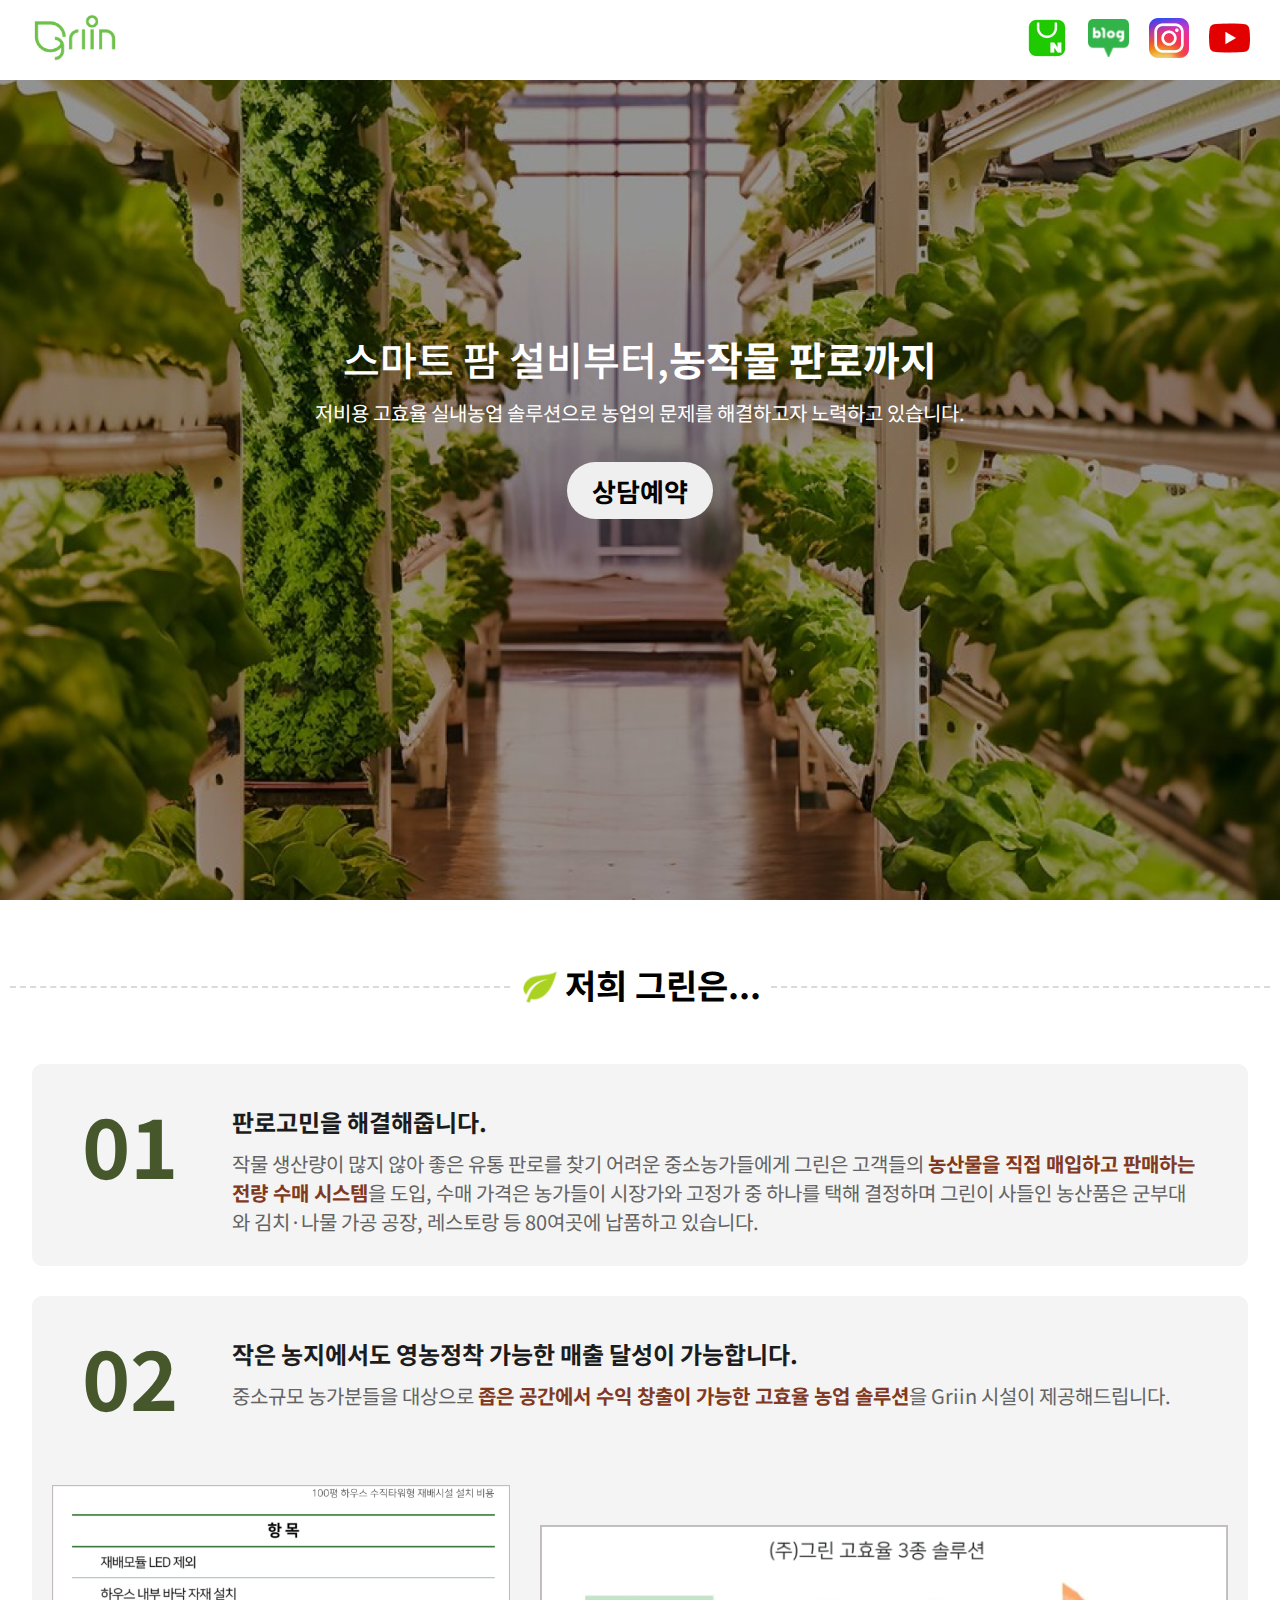
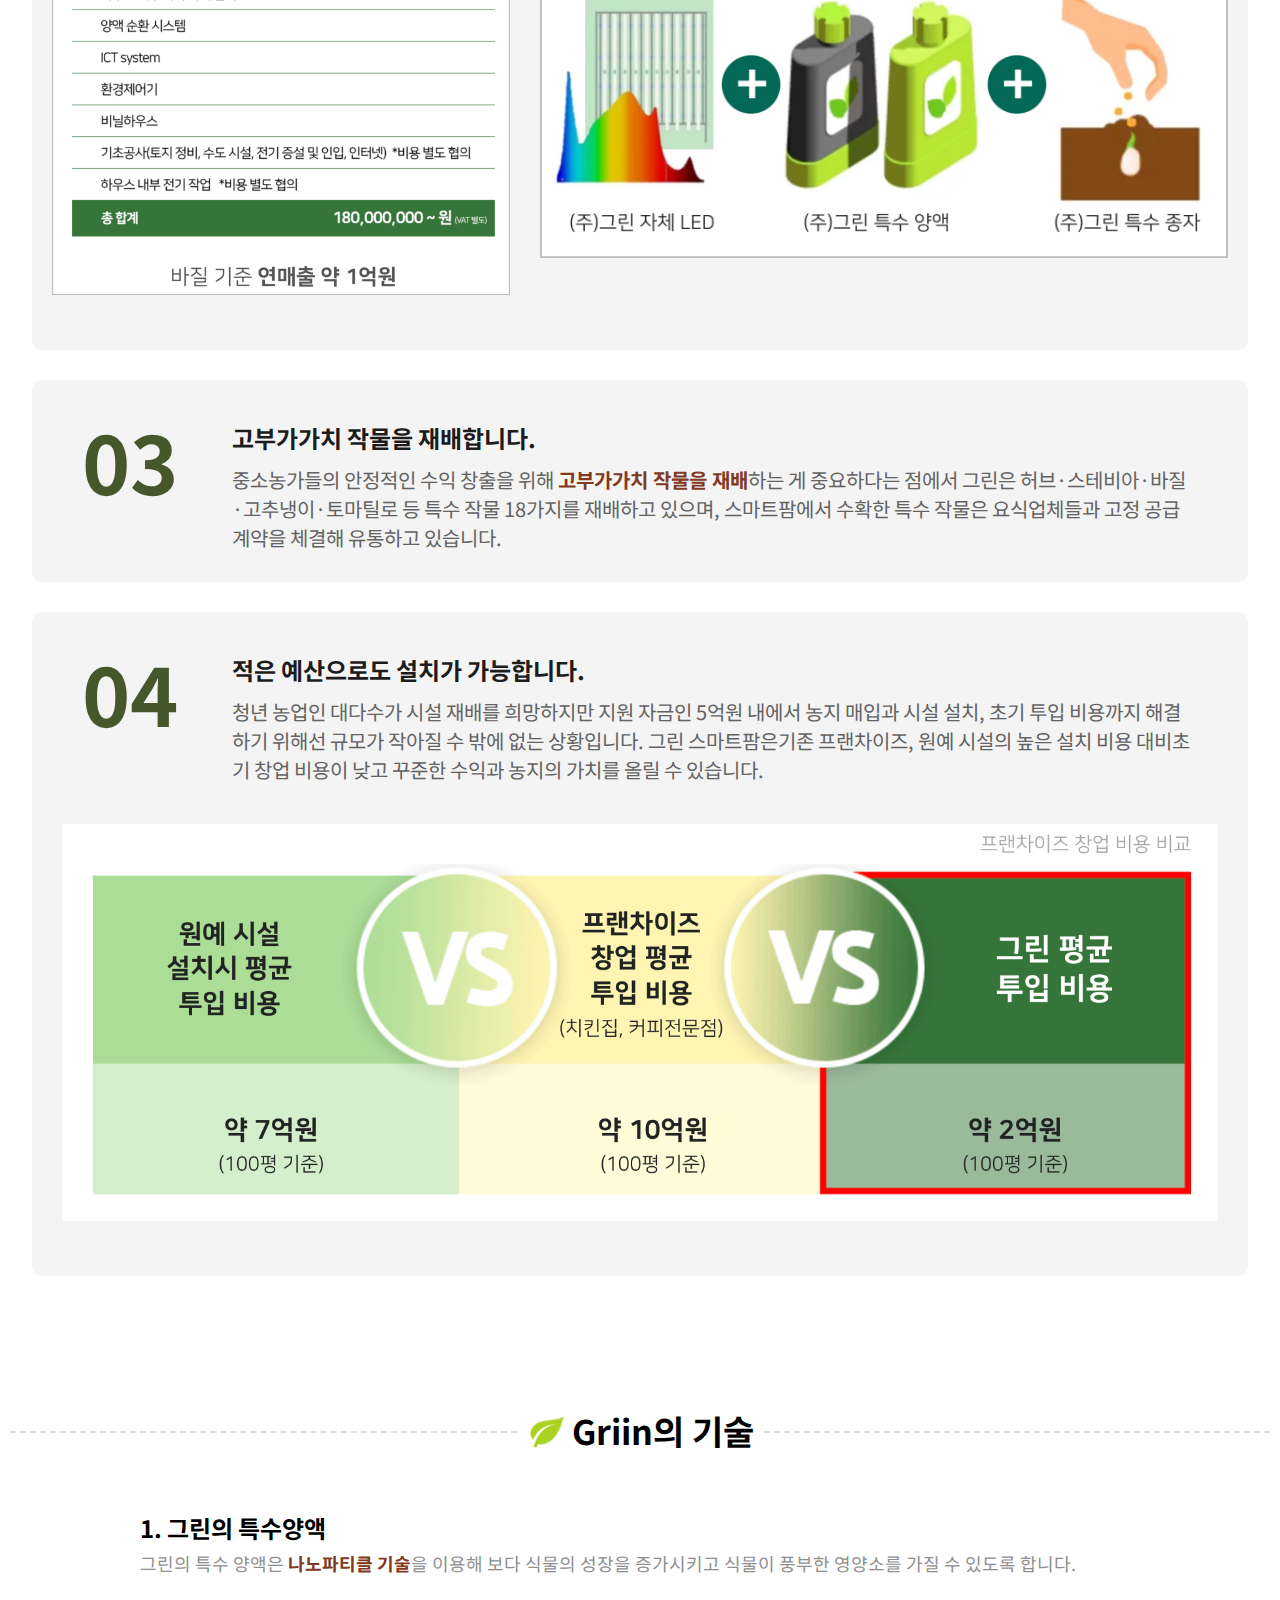
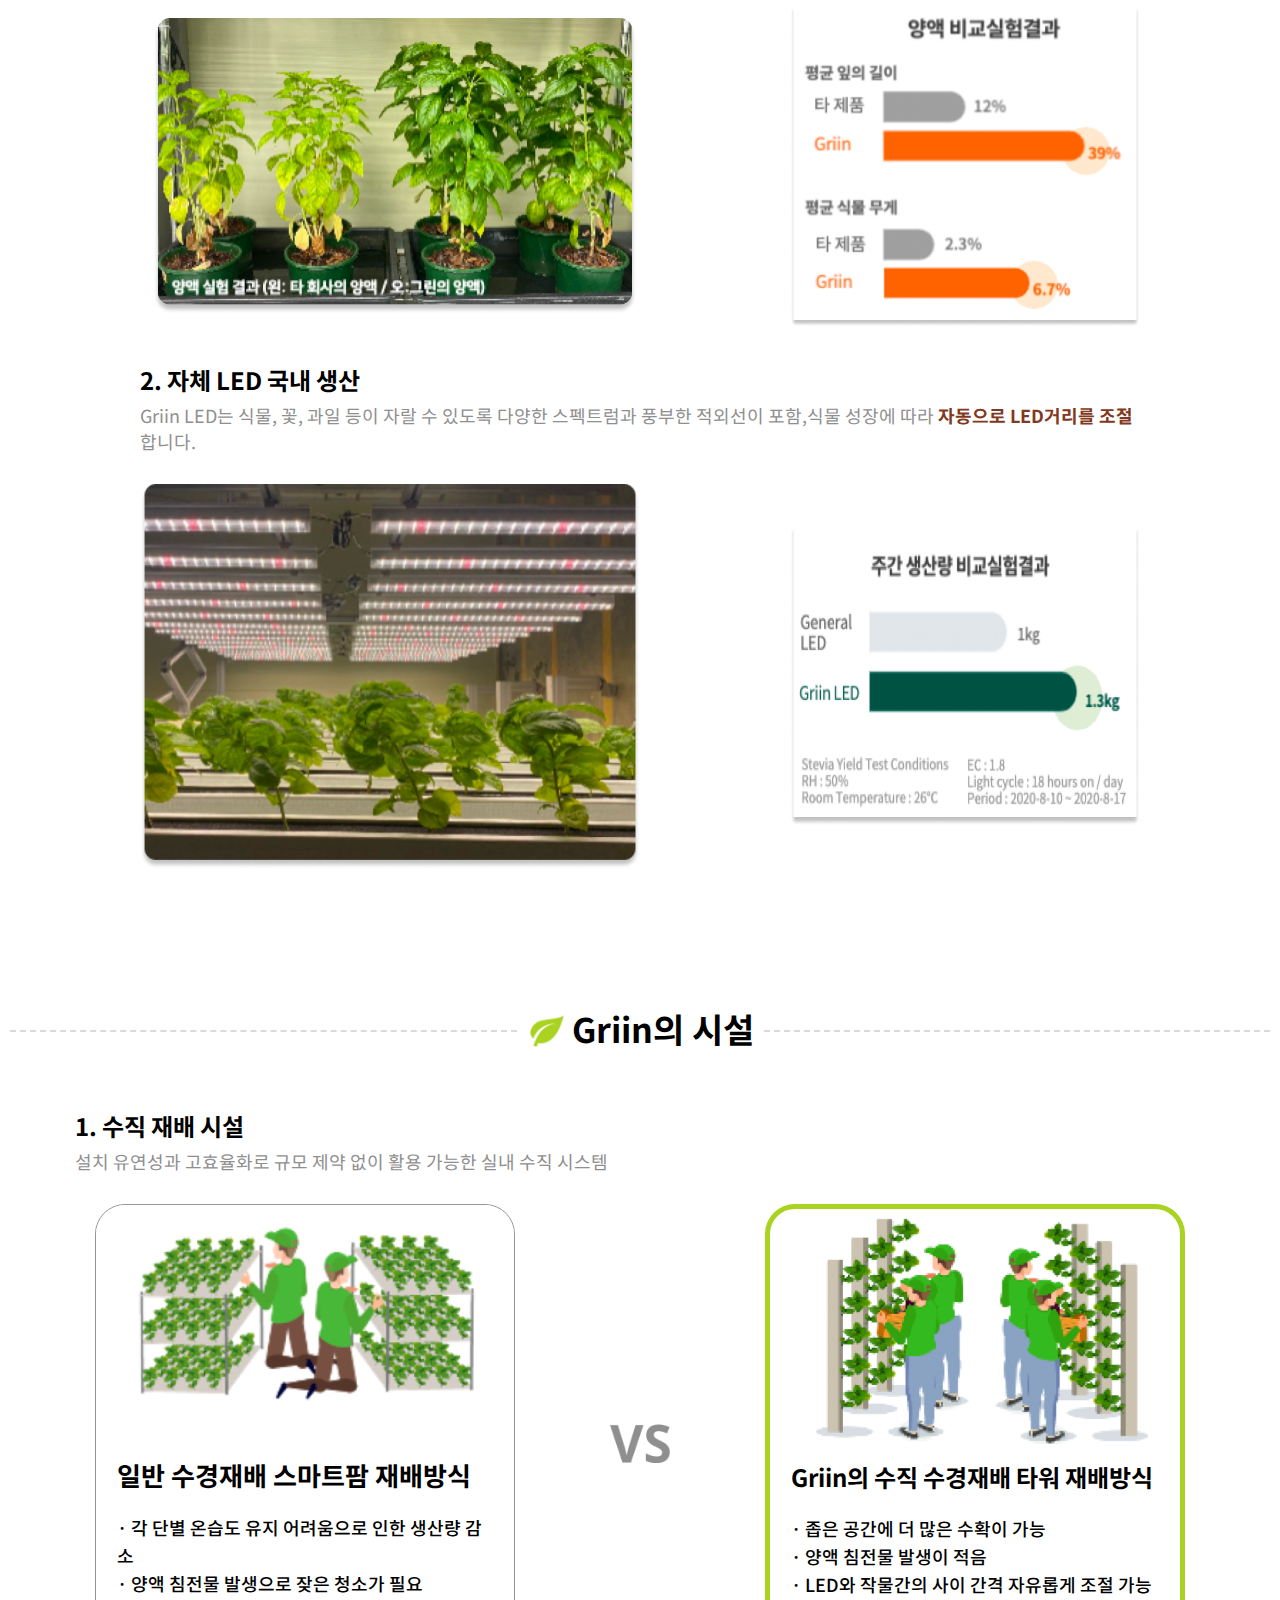
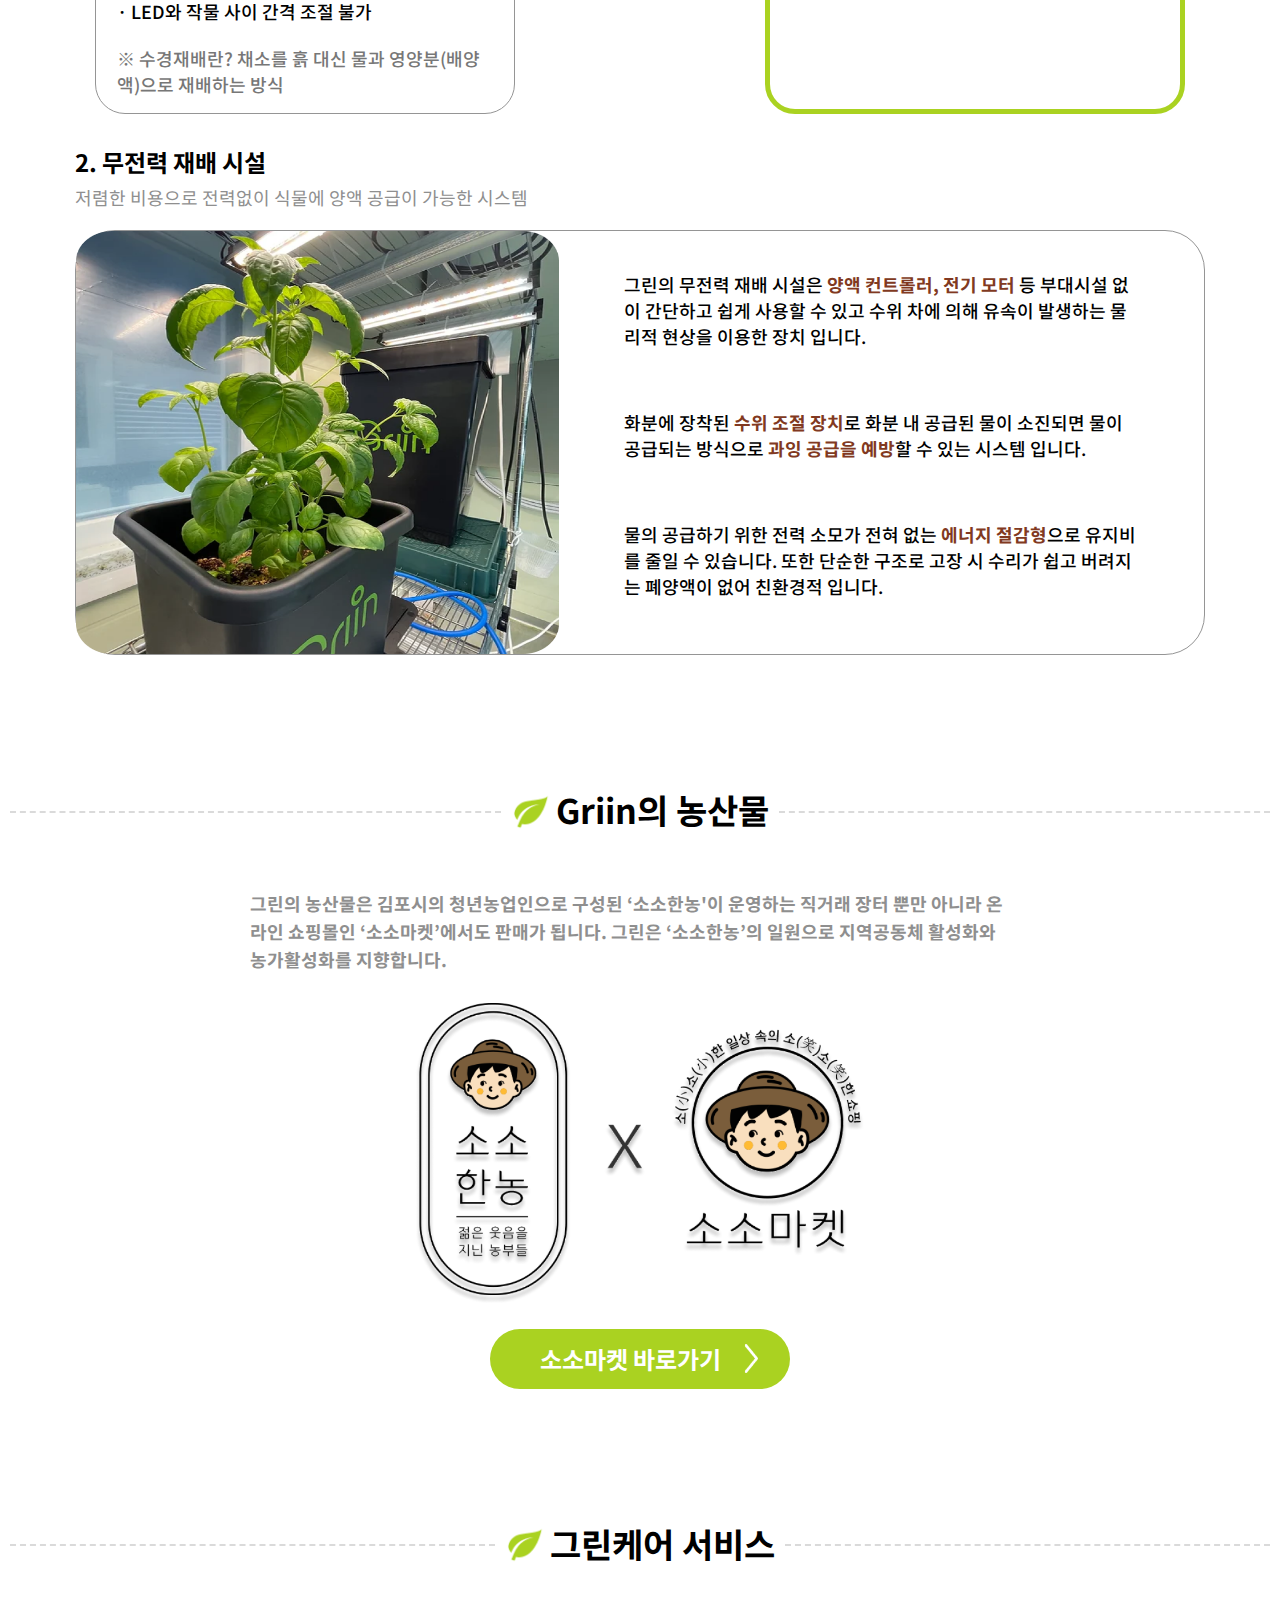
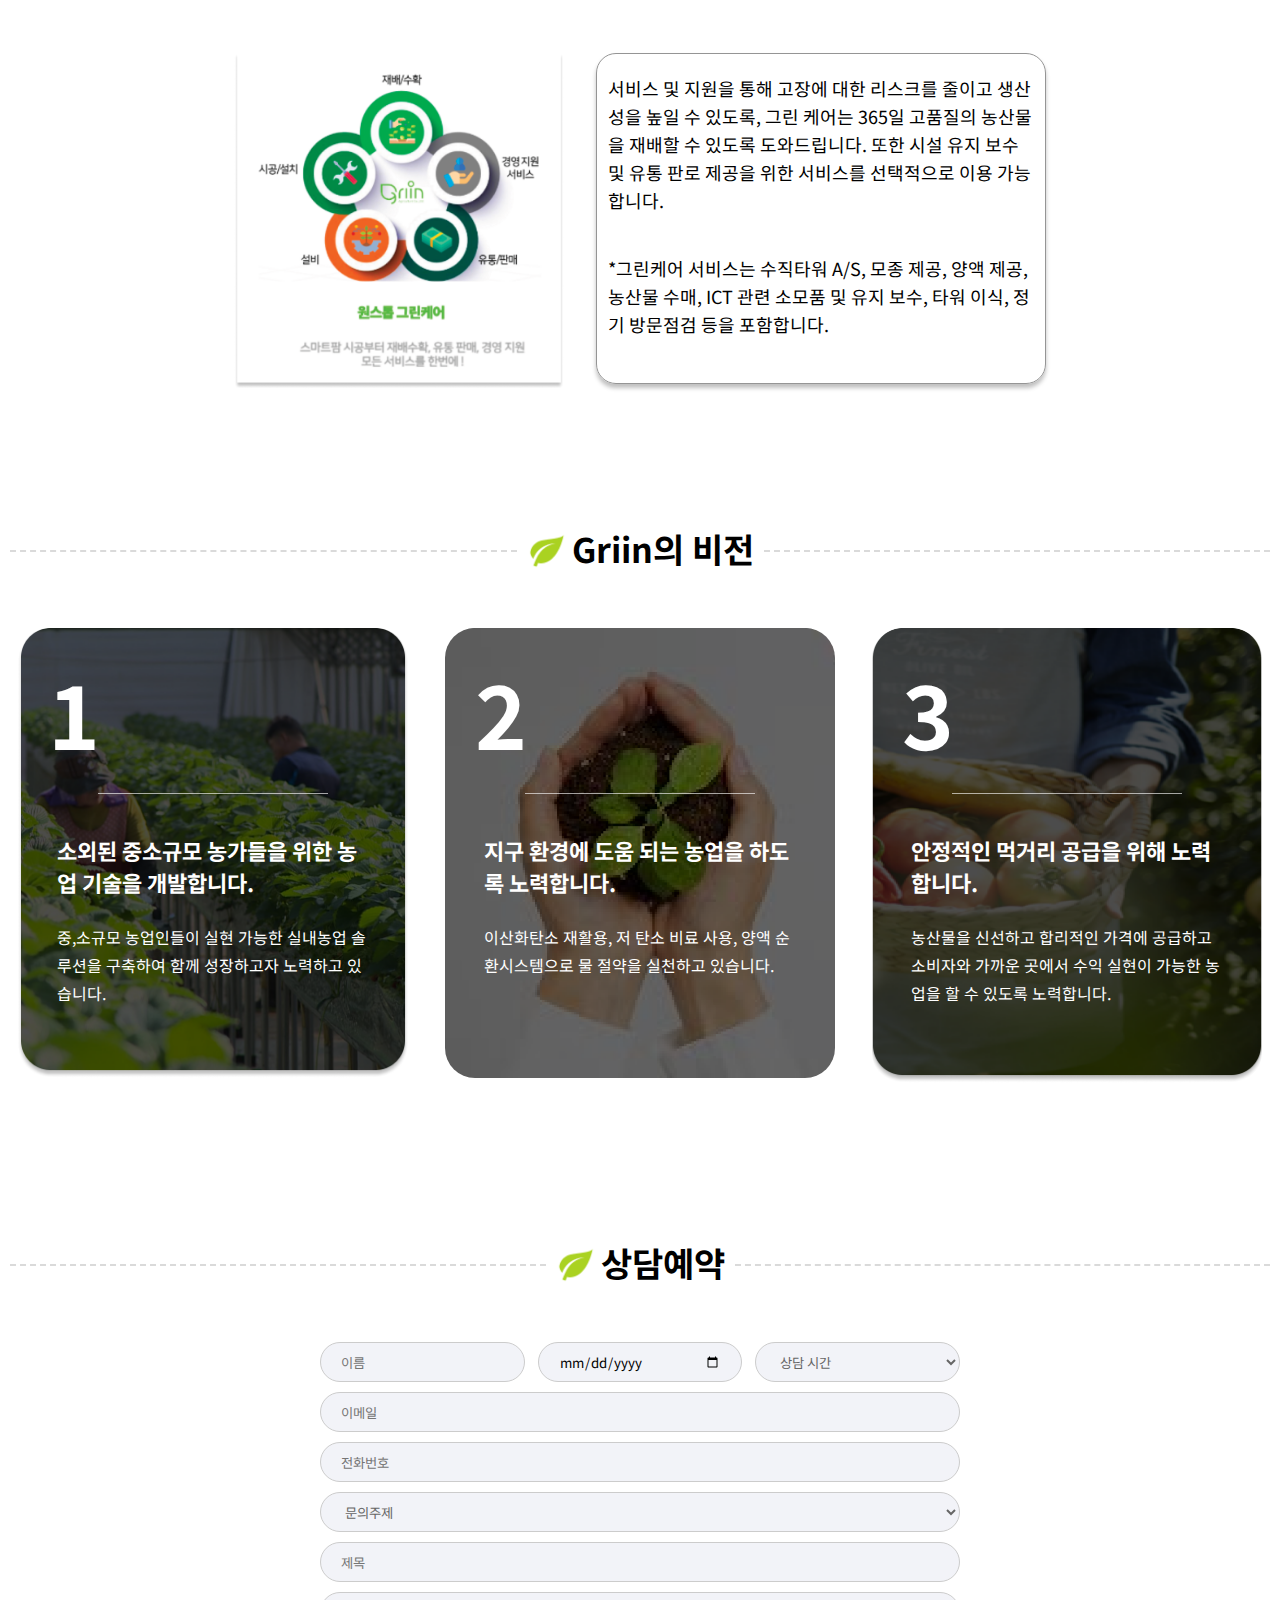
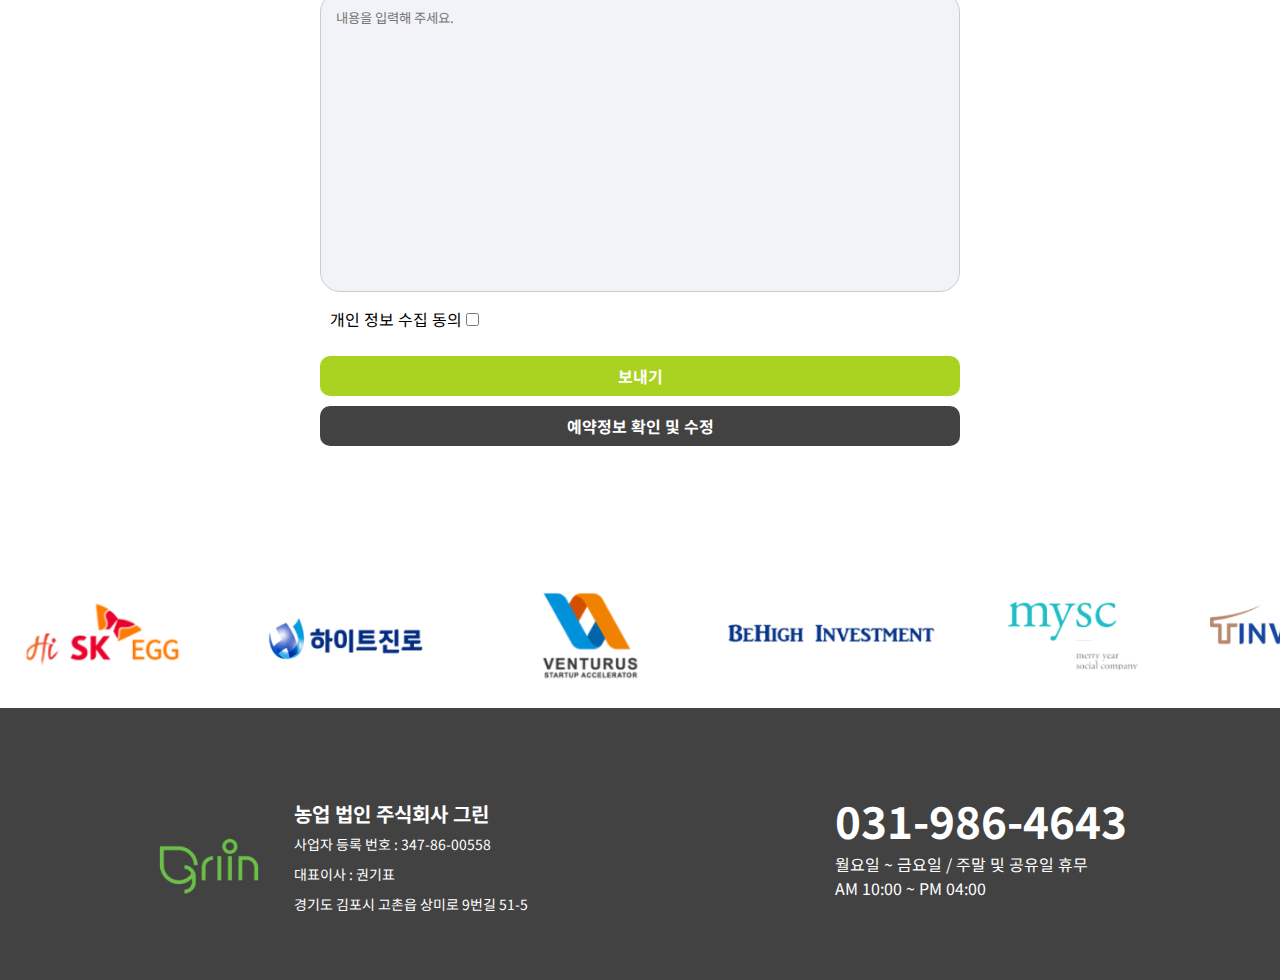
<file: 1조_픽셀즈/griin/index.html>
<!DOCTYPE html>
<html lang="en">
  <head>
    <meta charset="UTF-8" />
    <meta name="viewport" content="width=device-width, initial-scale=1.0" />
    <!-- 폰트 -->
    <link rel="preconnect" href="https://fonts.googleapis.com" />
    <link rel="preconnect" href="https://fonts.gstatic.com" crossorigin />
    <link
      href="https://fonts.googleapis.com/css2?family=Noto+Sans+KR:wght@300;400;500;600;700&display=swap"
      rel="stylesheet"
    />
    <title>Griin</title>
    <link rel="stylesheet" href="./css/header.css" />
    <link rel="stylesheet" href="./css/footer.css" />
    <link rel="stylesheet" href="./css/marguee.css" />
    <link rel="stylesheet" href="./css/section_1.css" />
    <link rel="stylesheet" href="./css/section_2.css" />
    <link rel="stylesheet" href="./css/section_3.css" />
    <link rel="stylesheet" href="./css/section_4.css" />
    <link rel="stylesheet" href="./css/section_5.css" />
    <link rel="stylesheet" href="./css/section_6.css" />
    <link rel="stylesheet" href="./css/reservation.css" />

    <script src="./js/reservation.js"></script>
  </head>
  <body>
    <header>
      <div class="hd_contents">
        <div class="hd_wrapper">
          <div class="hd_logo_wrapper">
            <div class="hd_logo">
              <a href="#"><img src="./img/main_logo.png" /></a>
            </div>
            <div class="hd_sns">
              <a target="_blank" href="https://smartstore.naver.com/griin"
                ><img src="./img/sns_logo1.png" alt=""
              /></a>
              <a target="_blank" href="https://blog.naver.com/griinagriculture"
                ><img src="./img/sns_logo2.png" alt=""
              /></a>
              <a
                target="_blank"
                href="https://www.instagram.com/griin_official/"
                ><img src="./img/sns_logo3.png" alt=""
              /></a>
              <a
                target="_blank"
                href="https://www.youtube.com/@griinagriculture"
                ><img src="./img/sns_logo4.png" alt=""
              /></a>
            </div>
          </div>
        </div>

        <div class="hd_texts">
          <div class="hd_text">
            <p>스마트 팜 설비부터,<span>농작물 판로까지</span></p>
          </div>

          <div class="hd_text2">
            <p>
              저비용 고효율 실내농업 솔루션으로 농업의 문제를 해결하고자
              노력하고 있습니다.
            </p>
          </div>
        </div>

        <div class="hd_btn">
          <a href="#section_7"
            ><button><p>상담예약</p></button></a
          >
        </div>
      </div>
    </header>

    <section>
      <div class="section_6">
        <div class="st_title">
          <div class="st_logo">
            <img src="./img/st_logo.png" />
          </div>
          <div class="st_text">
            <p>저희 그린은...</p>
          </div>
        </div>

        <div class="st_6_main">
          <!-- 1 -->

          <div class="st_6_1">
            <div class="st_6_1_contents">
              <div class="st_6_1_nb">
                <p>01</p>
              </div>
              <div class="st_6_1_text">
                <p>판로고민을 해결해줍니다.</p>
                <p>
                  작물 생산량이 많지 않아 좋은 유통 판로를 찾기 어려운
                  중소농가들에게 그린은 고객들의
                  <span class="highlight"
                    >농산물을 직접 매입하고 판매하는 전량 수매 시스템</span
                  >을 도입, 수매 가격은 농가들이 시장가와 고정가 중 하나를 택해
                  결정하며 그린이 사들인 농산품은 군부대와 김치·나물 가공 공장,
                  레스토랑 등 80여곳에 납품하고 있습니다.
                </p>
              </div>
            </div>
          </div>

          <!-- 2 -->

          <div class="st_6_1">
            <div class="st_6_1_contents">
              <div class="st_6_1_nb">
                <p>02</p>
              </div>
              <div class="st_6_1_text">
                <p>작은 농지에서도 영농정착 가능한 매출 달성이 가능합니다.</p>
                <p>
                  중소규모 농가분들을 대상으로
                  <span class="highlight"
                    >좁은 공간에서 수익 창출이 가능한 고효율 농업 솔루션</span
                  >을 Griin 시설이 제공해드립니다.
                </p>
              </div>
            </div>

            <div class="st_6_1_img">
              <div><img src="./img/st_6_1_img.png" /></div>
              <div><img src="./img/st_6_1_img2.png" /></div>
            </div>
          </div>

          <!-- 3 -->

          <div class="st_6_1">
            <div class="st_6_1_contents">
              <div class="st_6_1_nb">
                <p>03</p>
              </div>
              <div class="st_6_1_text">
                <p>고부가가치 작물을 재배합니다.</p>
                <p>
                  중소농가들의 안정적인 수익 창출을 위해
                  <span class="highlight">고부가가치 작물을 재배</span>하는 게
                  중요하다는 점에서 그린은 허브·스테비아·바질·고추냉이·토마틸로
                  등 특수 작물 18가지를 재배하고 있으며, 스마트팜에서 수확한
                  특수 작물은 요식업체들과 고정 공급 계약을 체결해 유통하고
                  있습니다.
                </p>
              </div>
            </div>
          </div>

          <div class="st_6_1">
            <div class="st_6_1_contents">
              <div class="st_6_1_nb">
                <p>04</p>
              </div>
              <div class="st_6_1_text">
                <p>적은 예산으로도 설치가 가능합니다.</p>
                <p>
                  청년 농업인 대다수가 시설 재배를 희망하지만 지원 자금인 5억원
                  내에서 농지 매입과 시설 설치, 초기 투입 비용까지 해결하기
                  위해선 규모가 작아질 수 밖에 없는 상황입니다. 그린
                  스마트팜은기존 프랜차이즈, 원예 시설의 높은 설치 비용 대비
                  ​초기 창업 비용이 낮고 꾸준한 수익과 농지의 가치를 올릴 수
                  있습니다.
                </p>
              </div>
            </div>

            <div class="st_6_2_img">
              <div><img src="./img/st_6_1_img3.png" /></div>
            </div>
          </div>
        </div>
      </div>

      <div class="section_3">
        <div class="st_title">
          <div class="st_logo">
            <img src="./img/st_logo.png" />
          </div>
          <div class="st_text">
            <p>Griin의 기술</p>
          </div>
        </div>

        <div class="st_sm_title st_sm_title1">
          <p>1. 그린의 특수양액</p>
          <p>
            그린의 특수 양액은 <span class="highlight"> 나노파티클 기술</span>을
            이용해 보다 식물의 성장을 증가시키고 식물이 풍부한 영양소를 가질 수
            있도록 합니다.
          </p>
        </div>

        <div class="st_3_main">
          <div class="st_3_1">
            <img src="./img/st3_img.png" />
          </div>

          <div class="st_3_2">
            <img src="./img/st3_img2.png" />
          </div>
        </div>

        <div class="st_sm_title st_sm_title1">
          <p>2. 자체 LED 국내 생산</p>
          <p>
            Griin LED는 식물, 꽃, 과일 등이 자랄 수 있도록 다양한 스펙트럼과
            풍부한 적외선이 포함,식물 성장에 따라
            <span class="highlight">자동으로 LED거리를 조절</span>합니다.
          </p>
        </div>

        <div class="st_3_main2">
          <div class="st_3_3">
            <img src="./img/st3_img3.png" />
          </div>

          <div class="st_3_4">
            <img src="./img/st3_img4.png" />
          </div>
        </div>
      </div>

      <!-- 섹선2 -->
      <div class="section_2">
        <div class="st_title">
          <div class="st_logo">
            <img src="./img/st_logo.png" />
          </div>
          <div class="st_text">
            <p>Griin의 시설</p>
          </div>
        </div>
        <!-- 섹션2-1 -->
        <div class="st_sm_title">
          <p>1. 수직 재배 시설</p>
          <p>
            설치 유연성과 고효율화로 규모 제약 없이 활용 가능한 실내 수직 시스템
          </p>
        </div>

        <div class="st_2_contents">
          <div class="st_2_content_1">
            <div class="st_2_content_1_img">
              <img src="./img/st_2_content_1.png" />
            </div>
            <div class="st_2_content_1_text">
              <p>일반 수경재배 스마트팜 재배방식</p>
              <p>
                &#183; 각 단별 온습도 유지 어려움으로 인한 생산량 감소 <br />
                &#183; 양액 침전물 발생으로 잦은 청소가 필요 <br />
                &#183; LED와 작물 사이 간격 조절 불가 <br />
              </p>
              <p>
                ※ 수경재배란? 채소를 흙 대신 물과 영양분(배양액)으로 재배하는
                방식
              </p>
            </div>
          </div>

          <div class="st_2_content_img">
            <img src="./img/VS.png" />
          </div>

          <div class="st_2_content_4">
            <div class="st_2_content_1_img">
              <img src="./img/st_2_content_2.png" />
            </div>
            <div class="st_2_content_1_text2">
              <p>Griin의 수직 수경재배 타워 재배방식</p>
              <p>
                &#183; 좁은 공간에 더 많은 수확이 가능 <br />
                &#183; 양액 침전물 발생이 적음 <br />
                &#183; LED와 작물간의 사이 간격 자유롭게 조절 가능 <br />
              </p>
            </div>
          </div>
        </div>
        <!-- 섹션2-2 -->
        <div class="st_sm_title">
          <p>2. 무전력 재배 시설</p>
          <p>저렴한 비용으로 전력없이 식물에 양액 공급이 가능한 시스템</p>
        </div>

        <div class="st_2_contents2">
          <div class="st_2_content_2-1">
            <img src="./img/st_2_content_2-1.png" alt="" />
          </div>

          <div class="st_2_content_2-2">
            <p>
              그린의 무전력 재배 시설은
              <span class="highlight">양액 컨트롤러, 전기 모터</span> 등
              부대시설 없이 간단하고 쉽게 사용할 수 있고 수위 차에 의해 유속이
              발생하는 물리적 현상을 이용한 장치 입니다.
            </p>
            <p>
              화분에 장착된 <span class="highlight">수위 조절 장치</span>로 화분
              내 공급된 물이 소진되면 물이 공급되는 방식으로
              <span class="highlight">과잉 공급을 예방</span>할 수 있는 시스템
              입니다.
            </p>
            <p>
              물의 공급하기 위한 전력 소모가 전혀 없는
              <span class="highlight">에너지 절감형</span>으로 유지비를 줄일 수
              있습니다. 또한 단순한 구조로 고장 시 수리가 쉽고 버려지는 폐양액이
              없어 친환경적 입니다.
            </p>
          </div>
        </div>
      </div>

      <div class="section_4">
        <div class="st_title">
          <div class="st_logo">
            <img src="./img/st_logo.png" />
          </div>
          <div class="st_text">
            <p>Griin의 농산물</p>
          </div>
        </div>

        <div class="st_4_main">
          <div class="st_4_1">
            <p>
              그린의 농산물은 김포시의 청년농업인으로 구성된 ‘소소한농'이
              운영하는 직거래 장터 뿐만 아니라 온라인 쇼핑몰인 ‘소소마켓’에서도
              판매가 됩니다. 그린은 ‘소소한농’의 일원으로 지역공동체 활성화와
              농가활성화를 지향합니다.
            </p>
          </div>
          <div class="st_4_2">
            <img src="./img/st4_img.png" />
          </div>
        </div>

        <div class="st_4_btn">
          <button>
            <a href="https://www.sosomarkets.com/about"
              ><p>소소마켓 바로가기</p>
              <img src="./img/st_4_btn.png"
            /></a>
          </button>
        </div>
      </div>

      <div class="section_5">
        <div class="st_title">
          <div class="st_logo">
            <img src="./img/st_logo.png" />
          </div>
          <div class="st_text">
            <p>그린케어 서비스</p>
          </div>
        </div>

        <div class="st_5_main">
          <div class="st_5_1">
            <img src="./img/st_5_img.png" />
          </div>
          <div class="st_5_2">
            <p>
              서비스 및 지원을 통해 고장에 대한 리스크를 줄이고 생산성을 높일 수
              있도록, 그린 케어는 365일 고품질의 농산물을 재배할 수 있도록
              도와드립니다. 또한 시설 유지 보수 및 유통 판로 제공을 위한
              서비스를 선택적으로 이용 가능합니다.
            </p>
            <p>
              *그린케어 서비스는 수직타워 A/S, 모종 제공, 양액 제공, 농산물
              수매, ICT 관련 소모품 및 유지 보수, 타워 이식, 정기 방문점검 등을
              포함합니다.
            </p>
          </div>
        </div>
      </div>

      <div class="section_1">
        <div class="st_title">
          <div class="st_logo">
            <img src="./img/st_logo.png" />
          </div>
          <div class="st_text">
            <p>Griin의 비전</p>
          </div>
        </div>

        <div class="st_1_contents">
          <div class="st_1_content">
            <div class="st_1_nb">
              <p>1</p>
            </div>
            <div class="st_1_line">
              <img src="./img/Vector 1.png" />
            </div>
            <div class="st_1_text">
              <p>소외된 중소규모 농가들을 위한 농업 기술을 개발합니다.</p>
              <p>
                중,소규모 농업인들이 실현 가능한 실내농업 솔루션을 구축하여 함께
                성장하고자 노력하고 있습니다.
              </p>
            </div>
          </div>

          <div class="st_1_content">
            <div class="st_1_content2">
              <div class="st_1_nb">
                <p>2</p>
              </div>
              <div class="st_1_line">
                <img src="./img/Vector 1.png" />
              </div>
              <div class="st_1_text">
                <p>지구 환경에 도움 되는 농업을 하도록 노력합니다.</p>
                <p>
                  이산화탄소 재활용, 저 탄소 비료 사용, 양액 순환시스템으로 물
                  절약을 실천하고 있습니다.
                </p>
              </div>
            </div>
          </div>

          <div class="st_1_content">
            <div class="st_1_content3">
              <div class="st_1_nb">
                <p>3</p>
              </div>
              <div class="st_1_line">
                <img src="./img/Vector 1.png" />
              </div>
              <div class="st_1_text">
                <p>안정적인 먹거리 공급을 위해 노력합니다.</p>
                <p>
                  농산물을 신선하고 합리적인 가격에 공급하고 소비자와 가까운
                  곳에서 수익 실현이 가능한 농업을 할 수 있도록 노력합니다.
                </p>
              </div>
            </div>
          </div>
        </div>
      </div>

      <div class="section_7" id="section_7">
        <div class="st_title">
          <div class="st_logo">
            <img src="./img/st_logo.png" />
          </div>
          <div class="st_text">
            <p>상담예약</p>
          </div>
        </div>
        <div class="container">
          <!--form 넣지 않았음-->

          <div class="Top">
            <div class="nameContainer">
              <input
                type="text"
                class="inputField"
                placeholder="이름"
                id="inputName"
              />
              <p class="message" id="nameMessage">이름을 입력해주세요.</p>
            </div>
            <!--이름-->

            <div class="dateContainer">
              <input id="inputDate" type="date" class="DateField" />
              <p class="message" id="DateMessage">날짜를 정해주세요.</p>
            </div>
            <script src="./js/Date.js"></script>
            <!--상담날짜-->

            <div class="timeContainer">
              <a class="Time">
                <select id="timeSelect" class="selectField">
                  <option value="0">상담 시간</option>
                  <option value="1">AM 10:00</option>
                  <option value="2">AM 11:00</option>
                  <option value="3">PM 12:00</option>
                  <option value="4">PM 01:00</option>
                  <option value="5">PM 02:00</option>
                  <option value="6">PM 03:00</option>
                  <option value="7">PM 04:00</option>
                </select></a
              >
              <p class="message" id="timeMessage">상담시간을 정해주세요</p>
            </div>
          </div>
          <!--상담시간-->

          <div class="Bot">
            <input
              type="email"
              class="inputField"
              placeholder="이메일"
              id="inputEmail"
            />
            <p class="message" id="emailMessage">이메일을 입력해주세요.</p>

            <!--이메일-->

            <input
              type="tel"
              class="inputField"
              placeholder="전화번호"
              id="inputPhone"
              oninput="autoHyphen(this)"
              maxlength="13"
            />
            <p class="message" id="phoneMessage">전화번호를 입력해주세요.</p>

            <!--전화번호-->
            <div class="SubjectContainer">
              <a class="Subject">
                <select id="SubjectSelect" class="selectField">
                  <option value="0">문의주제</option>
                  <option value="1">일반 문의</option>
                  <option value="2">광고 마케팅 문의</option>
                  <option value="3">사업 제휴 문의</option>
                  <option value="4">시설 설치 문의</option>
                  <option value="5">기타 문의</option>
                </select>
              </a>
              <p class="message" id="SubjectMessage">문의 주제를 정해주세요</p>
            </div>
            <!--문의 주제-->

            <a class="Title"
              ><input
                type="text"
                placeholder="제목"
                maxtext="5"
                class="inputField"
                id="inputTitle"
                maxlength="40"
                onfocus="this.placeholder=''"
                onblur="this.placeholder='제목'"
            /></a>
            <p class="message" id="titleMessage">제목을 입력해주세요.</p>

            <!--제목-->

            <a class="Detail">
              <textarea
                placeholder="내용을 입력해 주세요."
                onfocus="this.placeholder=''"
                onblur="this.placeholder='내용을 입력해 주세요.'"
                class="inputField"
                id="inputDetail"
              ></textarea>
            </a>
            <p class="message" id="detailMessage">내용을 입력해주세요.</p>

            <!--내용-->
            <label id="Checkbox">
              개인 정보 수집 동의
              <input
                type="checkbox"
                value=""
                id="inputCheckbox"
                class="CheckboxField"
            /></label>
            <p class="message" id="checkboxMessage">동의에 체크해주세요</p>
            <p id="errorMessage" style="display: none; color: red"></p>
            <button id="sendButton">보내기</button>
            <button
              class="Correction"
              onclick="location.href='reservation_check.html'"
            >
              예약정보 확인 및 수정
            </button>
          </div>
        </div>
      </div>

      <section class="marquee">
        <div class="marquee__inner" aria-hidden="true">
          <span><img src="./img/logo1.png" alt="logo" /></span>
          <span><img src="./img/logo2.png" alt="logo" /></span>
          <span><img src="./img/logo3.png" alt="logo" /></span>
          <span><img src="./img/logo4.png" alt="logo" /></span>
          <span><img src="./img/logo5.png" alt="logo" /></span>
          <span><img src="./img/logo6.png" alt="logo" /></span>
          <span><img src="./img/logo7.png" alt="logo" /></span>
          <!-- 복사된 부분 -->
          <span><img src="./img/logo1.png" alt="logo" /></span>
          <span><img src="./img/logo2.png" alt="logo" /></span>
          <span><img src="./img/logo3.png" alt="logo" /></span>
          <span><img src="./img/logo4.png" alt="logo" /></span>
          <span><img src="./img/logo5.png" alt="logo" /></span>
          <span><img src="./img/logo6.png" alt="logo" /></span>
          <span><img src="./img/logo7.png" alt="logo" /></span>
        </div>
      </section>
    </section>

    <div class="footer_wrapper">
      <footer>
        <div class="ft_contents">
          <div class="ft_texts_1">
            <div class="ft_logo">
              <img src="./img/main_logo.png" />
            </div>
            <div class="ft_text">
              <p>농업 법인 주식회사 그린</p>
              <p>사업자 등록 번호 : 347-86-00558</p>
              <p>대표이사 : 권기표</p>
              <p>​경기도 김포시 고촌읍 상미로 9번길 51-5</p>
            </div>
          </div>

          <div class="ft_texts_2">
            <p>031-986-4643</p>
            <p>월요일 ~ 금요일 / 주말 및 공유일 휴무</p>
            <p>AM 10:00 ~ PM 04:00</p>
          </div>
        </div>
      </footer>
    </div>
  </body>
  <script>
    document.querySelectorAll('a[href^="#"]').forEach((anchor) => {
      anchor.addEventListener('click', function (e) {
        e.preventDefault();

        const targetId = this.getAttribute('href').substring(1);
        const targetElement = document.getElementById(targetId);

        if (targetElement) {
          targetElement.scrollIntoView({
            behavior: 'smooth',
            block: 'start',
          });
        }
      });
    });
  </script>
</html>
</file>
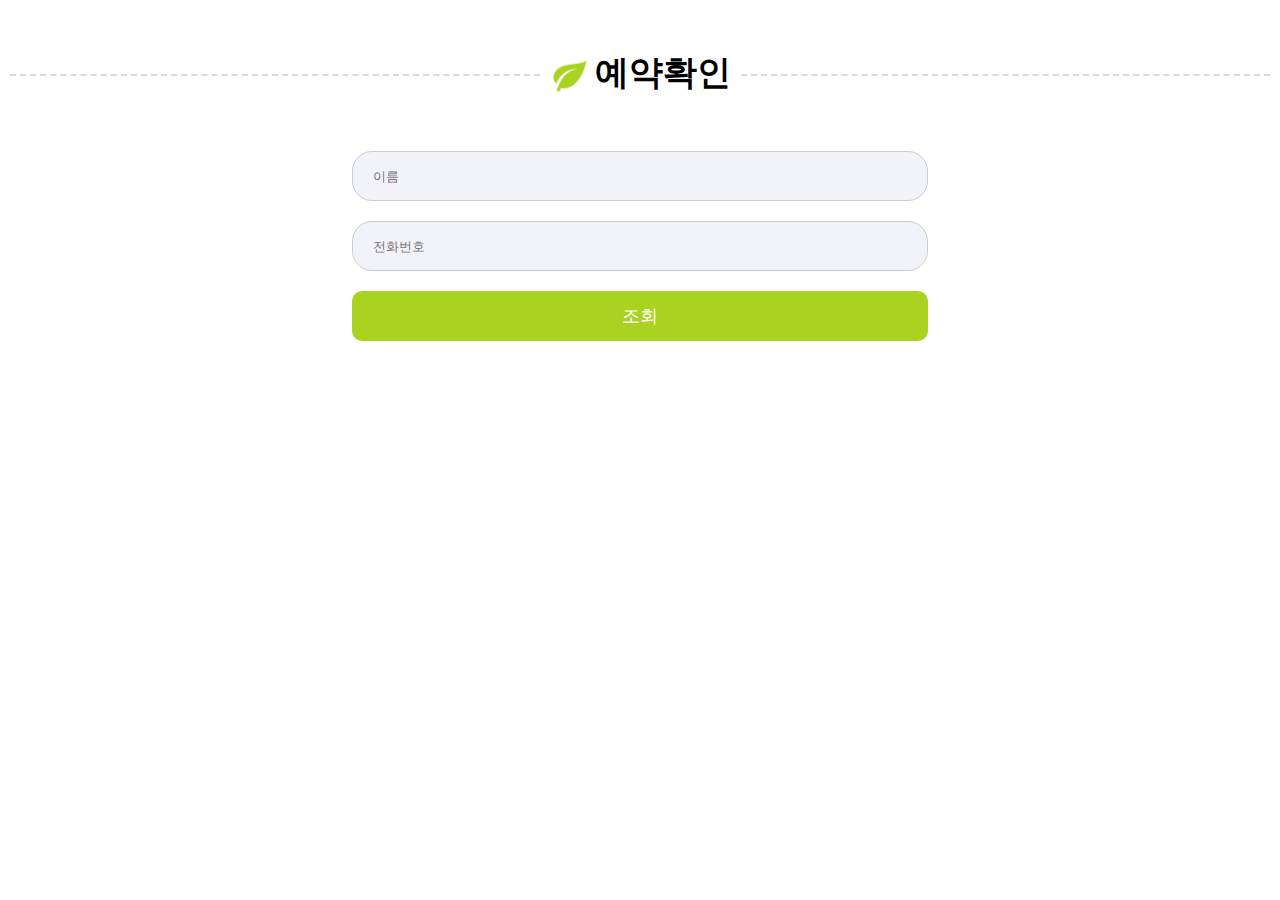
<file: 1조_픽셀즈/griin/reservation_check.html>
<!DOCTYPE html>
<html lang="en">
  <head>
    <meta charset="UTF-8" />
    <meta name="viewport" content="width=device-width, initial-scale=1.0" />
    <title>예약 정보 및 확인</title>
    <link rel="stylesheet" href="./css/reservation_check.css" />
    <link rel="stylesheet" href="./css/section_1.css" />
    <script src="./js/reservation_check.js"></script>
  </head>
  <body>
    <div class="st_title">
      <div class="st_logo">
        <img src="./img/st_logo.png" />
      </div>
      <div class="st_text">
        <p>예약확인</p>
      </div>
    </div>
    <div class="container">
      <!--예약확인-->

      <div class="contents">
        <div class="nameContainer">
          <input type="text" placeholder="이름" id="inputName" />
          <p class="message" id="nameMessage">이름을 입력해주세요.</p>
        </div>
        <div class="phoneContainer">
          <input
            type="text"
            name=""
            placeholder="전화번호"
            id="inputPhone"
            oninput="autoHyphen(this)"
            maxlength="13"
          />
          <p class="message" id="phoneMessage">전화번호를 입력해주세요.</p>
          <button id="about">조회</button>
        </div>
      </div>
    </div>
  </body>
</html>
</file>
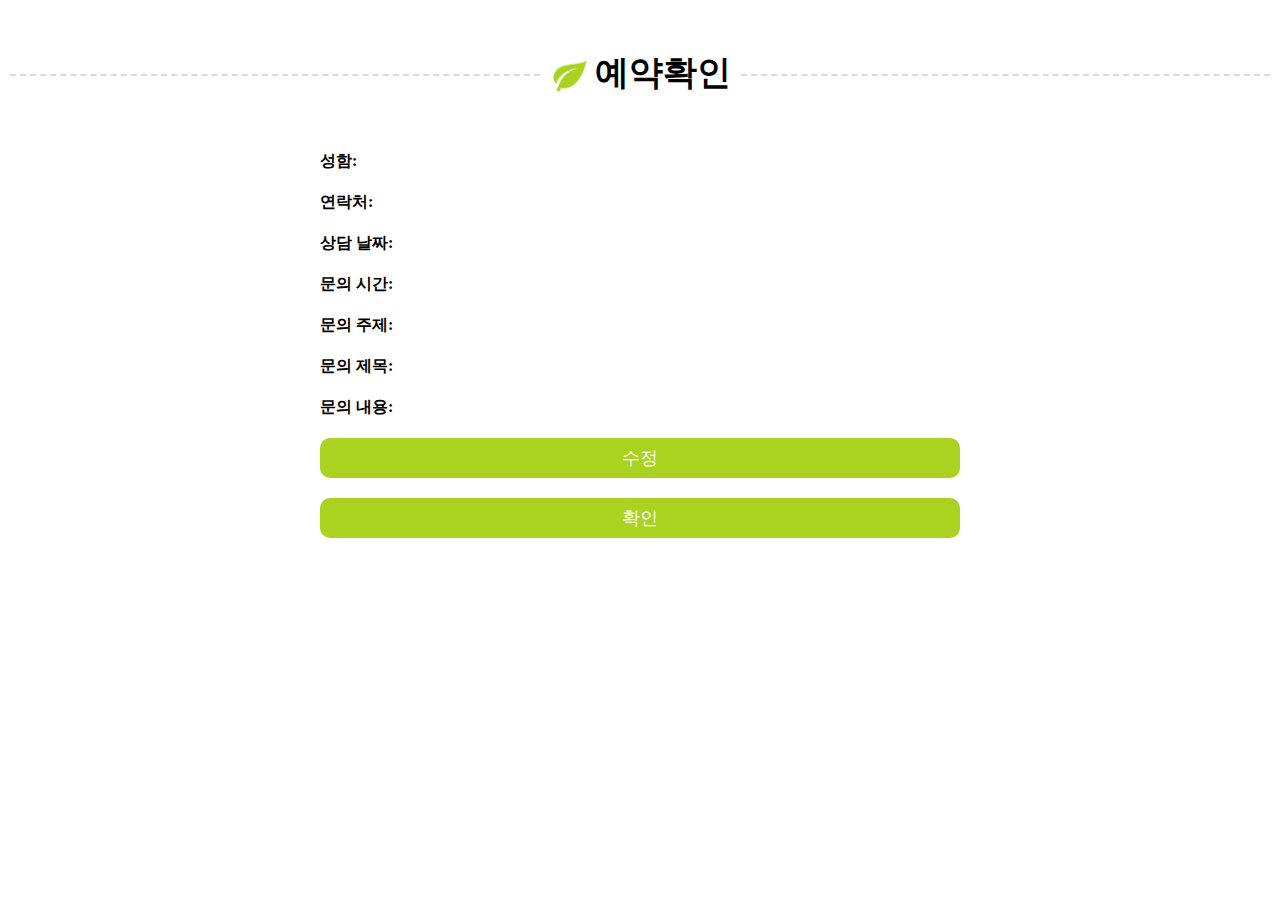
<file: 1조_픽셀즈/griin/reservation_info.html>
<!DOCTYPE html>
<html lang="en">
  <head>
    <meta charset="UTF-8" />
    <meta name="viewport" content="width=device-width, initial-scale=1.0" />
    <title>예약 정보</title>
    <link rel="stylesheet" href="./css/reservation_info.css" />
    <link rel="stylesheet" href="./css/section_1.css" />
    <script src="./js/reservation_info.js"></script>
  </head>
  <body>
    <div class="st_title">
      <div class="st_logo">
        <img src="./img/st_logo.png" />
      </div>
      <div class="st_text">
        <p>예약확인</p>
      </div>
    </div>
    <div class="container">
      <div class="info">
        <p>성함:</p>
        <p>연락처:</p>
        <p>상담 날짜:</p>
        <p>문의 시간:</p>
        <p>문의 주제:</p>
        <p>문의 제목:</p>
        <p>문의 내용:</p>
      </div>
      <div class="btn">
        <button class="change">수정</button>
        <button class="identify">확인</button>
      </div>
      <div class="Top">
        <div class="nameContainer">
          <input
            type="text"
            class="inputField"
            placeholder="이름"
            id="inputName"
          />
          <p class="message" id="nameMessage">이름을 입력해주세요.</p>
        </div>
        <!--이름-->
        <div class="dateContainer">
          <input id="inputDate" type="date" />
          <script src="./js/Date.js"></script>
        </div>
        <!--상담날짜-->
        <div class="timeContainer">
          <a class="Time">
            <select>
              <option value="">상담 시간</option>
              <option value="">AM 10:00</option>
              <option value="">AM 11:00</option>
              <option value="">PM 12:00</option>
              <option value="">PM 01:00</option>
              <option value="">PM 02:00</option>
              <option value="">PM 03:00</option>
              <option value="">PM 04:00</option>
            </select></a
          >
        </div>
      </div>
      <!--상담시간-->

      <div class="Bot">
        <input
          type="email"
          class="inputField"
          placeholder="이메일"
          id="inputEmail"
        />
        <p class="message" id="emailMessage">이메일을 입력해주세요.</p>

        <!--이메일-->

        <input
          type="tel"
          class="inputField"
          placeholder="전화번호"
          id="inputPhone"
          oninput="autoHyphen(this)"
          maxlength="13"
        />
        <p class="message" id="phoneMessage">전화번호를 입력해주세요.</p>

        <!--전화번호-->

        <a class="Subject">
          <select>
            <option value="">문의주제</option>
            <option value="">일반 문의</option>
            <option value="">광고 마케팅 문의</option>
            <option value="">사업 제휴 문의</option>
            <option value="">시설 설치 문의</option>
            <option value="">기타 문의</option>
          </select>
        </a>
        <!--문의 주제-->

        <a class="Title"
          ><input
            type="text"
            placeholder="제목"
            maxtext="5"
            class="inputField"
            id="inputTitle"
            maxlength="40"
            onfocus="this.placeholder=''"
            onblur="this.placeholder='제목'"
        /></a>
        <p class="message" id="titleMessage">제목을 입력해주세요.</p>

        <!--제목-->

        <a class="Detail">
          <textarea
            placeholder="내용을 입력해 주세요."
            onfocus="this.placeholder=''"
            onblur="this.placeholder='내용을 입력해 주세요.'"
            class="inputField"
            id="inputDetail"
          ></textarea>
        </a>
        <p class="message" id="detailMessage">내용을 입력해주세요.</p>
        <p id="errorMessage" style="display: none; color: red"></p>
        <button id="sendButton" onclick="OK(this)">수정</button>
      </div>
    </div>
  </body>
</html>
</file>
<file: 1조_픽셀즈/griin/css/header.css>
* {
  padding: 0;
  margin: 0;
  box-sizing: border-box;
  font-family: 'Noto Sans KR', sans-serif;
}
.hd_contents {
  background-image: url(../img/hd_main.png);
  background-size: cover;
  background-repeat: no-repeat;
  background-position: center;
  height: 600px;
}

.hd_logo {
  display: flex;
  flex-direction: column;
  justify-content: center;
}

.hd_sns {
  display: flex;
  align-items: center;
}

.hd_sns img {
  margin-left: 20px;
}

.hd_logo_wrapper {
  display: flex;
  height: 80px;
  width: 100%;
  justify-content: space-between;
  max-width: 1280px;
  margin: 0 auto;
  align-items: center;
  padding: 0 30px;
}

.hd_wrapper {
  background-color: white;
}

.hd_logo img {
  width: 90px;
}
.hd_texts {
  margin: 0 auto;
  width: 320px;
}

.hd_text {
  max-width: 350px;
  padding: 120px 0 0 0;
}
.hd_text p {
  color: #fff;
  font-size: 36px;
  font-style: normal;
  font-weight: 400;
  line-height: normal;
}
.hd_text span {
  color: #fff;
  font-size: 36px;
  font-style: normal;
  font-weight: 700;
  line-height: normal;
}

.hd_text2 {
  padding-top: 10px;
  font-size: 22px;
}
.hd_text2 p {
  color: #fff;
  font-size: 18px;
  font-style: normal;
  font-weight: 400;
  line-height: normal;
}

.hd_btn {
  text-align: center;
  padding: 20px 0 0 0;
}

.hd_btn button {
  padding: 10px 25px;
  border-radius: 70px;
  border: none;
  cursor: pointer;
  color: #000;
}
.hd_btn button:hover {
  background-color: aliceblue;
}

.hd_btn p {
  font-size: 26px;
  font-weight: bold;
}

@media screen and (max-width: 430px) {
  .hd_logo img {
    width: 70px;
  }

  .hd_sns img {
    width: 30px;
    margin-left: 10px;
  }
}

@media screen and (min-width: 860px) {
  .hd_contents {
    height: 100vh;
  }
  .hd_texts {
    text-align: center;
    padding-top: 130px;
    width: 100%;
  }

  .hd_text {
    width: 100%;
    max-width: 2000px;
    margin: 0 auto;
  }

  .hd_text2 {
    width: 100%;
    max-width: 2000px;
  }

  .hd_btn {
    padding-top: 35px;
  }
  .hd_text p {
    color: #fff;
    font-size: 40px;
    font-style: normal;
    font-weight: 500;
    line-height: normal;
  }
  .hd_text span {
    color: #fff;
    font-size: 40px;
    font-style: normal;
    font-weight: 700;
    line-height: normal;
  }
  .hd_text2 p {
    color: #fff;
    font-size: 20px;
    font-style: normal;
    font-weight: 400;
    line-height: normal;
  }
}

@media screen and (min-width: 1440px) {
  .hd_texts {
    text-align: center;
  }
  .hd_text p {
    color: #fff;
    font-size: 60px;
    font-style: normal;
    font-weight: 300;
    line-height: normal;
  }
  .hd_text span {
    color: #fff;
    font-size: 60px;
    font-style: normal;
    font-weight: 700;
    line-height: normal;
  }
  .hd_text2 p {
    color: #fff;
    font-size: 22px;
    font-style: normal;
    font-weight: 400;
    line-height: normal;
  }
}
</file>
<file: 1조_픽셀즈/griin/css/footer.css>
.ft_contents {
  background-color: #424242;
  width: 100%;
  /* height: 400px; */
  display: flex;
  flex-direction: column;
  align-items: center;
}
.ft_logo {
  text-align: center;
}
.ft_logo img {
  width: 100px;
}

.ft_texts_1 {
  /* width: 400px; */
  margin: 0 auto;
  padding-top: 30px;
  display: flex;
  flex-direction: column;
  justify-content: center;
}

.ft_text {
  /* padding-left: 67px; */
}
.ft_text p {
  color: #fff;
  font-size: 14px;
  line-height: 30px;
}
.ft_text p:nth-child(1) {
  font-size: 20px;
  font-weight: bold;
}

.ft_texts_2 {
  /* width: 400px; */
  margin: 0 auto;
  margin-top: 30px;
  padding-bottom: 30px;
}
.ft_texts_2 p {
  font-size: 16px;
  color: #fff;
  /* padding-left: 58px; */
}
.ft_texts_2 p:nth-child(1) {
  font-size: 44px;
  font-weight: bold;
}

@media screen and (min-width: 860px) {
  .ft_contents {
    position: relative;
    display: flex;
    /* height: 330px; */
    padding: 0 0 50px;
    justify-content: center;
    flex-direction: row;
  }
  .ft_logo {
    position: absolute;
    padding-top: 70px;
    width: 100px;
  }
  .ft_logo img {
    width: 110px;
  }
  .ft_text {
    padding-top: 50px;
    padding-left: 70px;
  }
  .ft_text p {
    padding-left: 70px;
  }
  .ft_texts_2 {
    padding-top: 50px;
  }
}
</file>
<file: 1조_픽셀즈/griin/css/marguee.css>
/* marguee */

.marquee {
  overflow: hidden;
  position: relative;
  /* height: 120px; */
  /* padding-top: 30px; */
  margin-bottom: 20px;
}

.marquee__inner {
  display: flex;
  width: max-content;
  animation: marquee 40s linear infinite;
  /* 여기서 속도 조절 가능 */
}

.marquee__inner span {
  margin-right: 2em;
  /* 이미지 사이의 간격 조절 가능 */
}

.marquee__inner img {
  width: 210px;
  object-fit: contain;
}

@keyframes marquee {
  from {
    transform: translateX(0);
  }

  to {
    transform: translateX(-50%);
  }
}

@media screen and (max-width: 430px) {
  .marquee__inner span {
    margin-right: 1em;
    /* 이미지 사이의 간격 조절 가능 */
  }

  .marquee__inner img {
    width: 160px;
    object-fit: contain;
  }
}
</file>
<file: 1조_픽셀즈/griin/css/section_1.css>
html {
  scroll-behavior: smooth;
}

.section_1,
.section_2,
.section_3,
.section_4,
.section_5,
.section_6,
.section_7 {
  margin: 60px 0 130px;
}

.highlight {
  font-weight: bold;
  color: #813921;
}

.st_title {
  display: flex;
  flex-basis: 100%;
  align-items: center;
  color: rgba(0, 0, 0, 1);
  font-size: 10px;
  margin-bottom: 50px;
}
.st_title::before {
  content: '';
  flex-grow: 1;
  margin: 0px 10px;
  border-top: 2px dashed rgba(149, 149, 149, 0.35);
  height: 1px;
  font-size: 0px;
  line-height: 0px;
}
.st_title::after {
  content: '';
  flex-grow: 1;
  margin: 0px 10px;
  border-top: 2px dashed rgba(149, 149, 149, 0.35);
  height: 1px;
  font-size: 0px;
  line-height: 0px;
}
.st_title {
  display: flex;
  justify-content: center;
}
.st_logo {
  padding-right: 5px;
}
.st_logo img {
  width: 40px;
}
.st_text {
  padding-bottom: 5px;
}
.st_text p {
  color: #000;
  font-size: 34px;
  font-style: normal;
  font-weight: 700;
  line-height: normal;
}

.st_1_contents {
  width: 100%;
  max-width: 1280px;
  margin: 0 auto;
  display: flex;
}
.st_1_content {
  background-image: url(../img/st_1_1.png);
  background-size: cover;
  background-repeat: no-repeat;
  background-position: center;
  border: 1px solid black;
  border-radius: 30px;
  border: none;
  height: 450px;
  max-width: 390px;
  width: 95%;
  margin: 0 auto;
  margin-bottom: 30px;
}
.st_1_content2 {
  background-image: url(../img/st_1_2.png);
  background-size: cover;
  background-repeat: no-repeat;
  background-position: center;
  border: 1px solid black;
  border-radius: 30px;
  border: none;
  height: 450px;
  width: 100%;
  margin: 0 auto;
  margin-bottom: 30px;
}
.st_1_content3 {
  background-image: url(../img/st_1_3.png);
  background-size: cover;
  background-repeat: no-repeat;
  background-position: center;
  border: 1px solid black;
  border-radius: 30px;
  border: none;
  height: 455px;
  /* width: 390px; */
  width: 100%;
  margin: 0 auto;
  margin-bottom: 30px;
}
.st_1_nb p {
  font-size: 88px;
  font-weight: bold;
  padding-left: 30px;
  padding-top: 20px;
  color: #fff;
}
.st_1_line {
  text-align: center;
}
.st_1_line img {
  width: 230px;
}
.st_1_text {
  width: 80%;
  margin: 0 auto;
  padding-top: 35px;
}
.st_1_text p:nth-child(1) {
  color: #fff;
  font-size: 22px;
  font-style: normal;
  font-weight: 700;
  line-height: normal;
}
.st_1_text p:nth-child(2) {
  color: #fff;
  font-size: 16px;
  font-style: normal;
  /* font-weight: 500; */
  line-height: 28px;
  padding-top: 25px;
}
@media screen and (max-width: 1220px) {
  .st_1_contents {
    display: grid;
    grid-template-columns: repeat(2, 1fr);
    flex-wrap: wrap;
    max-width: 800px;
    margin: 0 auto;
    padding-top: 60px;
    gap: 1em;
  }
}

@media screen and (max-width: 860px) {
  .st_1_contents {
    grid-template-columns: repeat(1, 1fr);
  }

  .st_1_content3 {
  }
}
</file>
<file: 1조_픽셀즈/griin/css/section_2.css>
/* 섹션 2-1 */

.st_sm_title {
  /* width: 350px; */
  width: 95%;
  margin-top: 30px;
  margin-left: 15px;
}

.st_sm_title p:nth-child(1) {
  color: #000;
  font-size: 24px;
  font-style: normal;
  font-weight: 700;
  line-height: normal;
}
.st_sm_title p:nth-child(2) {
  color: #8f8f8f;
  font-size: 18px;
  font-style: normal;
  /* font-weight: 700; */
  line-height: normal;
  padding-top: 5px;
}

.st_2_content_1 {
  border: 1px solid #959595;
  width: 95%;
  margin: 0 auto;
  margin-top: 30px;
  border-radius: 30px;
  max-width: 420px;
}
.st_2_content_1_img {
  text-align: center;
}
.st_2_content_1_img img {
  text-align: center;
  border-radius: 30px;
  width: 100%;
}
.st_2_content_1_text {
  width: 90%;
  margin: 0 auto;
  margin-top: 10px;
}

.st_2_content_1_text p:nth-child(1) {
  color: #000;
  font-size: 26px;
  font-style: normal;
  font-weight: 700;
  line-height: normal;
  padding-bottom: 20px;
}
.st_2_content_1_text p:nth-child(2) {
  color: #000;
  font-size: 18px;
  font-style: normal;
  font-weight: 500;
  line-height: 28px; /* 155.556% */
  padding-bottom: 20px;
}

.st_2_content_1_text2 {
  width: 90%;
  margin: 0 auto;
  padding-top: 10px;
}
.st_2_content_1_text2 p:nth-child(1) {
  color: #000;
  font-size: 24px;
  font-style: normal;
  font-weight: 700;
  line-height: normal;
  padding-bottom: 20px;
}
.st_2_content_1_text2 p:nth-child(2) {
  color: #000;
  font-size: 18px;
  font-style: normal;
  font-weight: 500;
  line-height: 28px; /* 155.556% */
  padding-bottom: 10px;
}
.st_2_content_1_text p:nth-child(3) {
  color: #777;
  font-size: 18px;
  font-style: normal;
  font-weight: 500;
  line-height: normal;
}
.st_2_content_img {
  text-align: center;
  padding-top: 30px;
}
.st_2_content_img img {
  width: 60px;
}
.st_2_content_4 {
  border: 5px solid #aad221;
  width: 95%;
  height: 510px;
  margin: 0 auto;
  margin-top: 30px;
  border-radius: 30px;
  max-width: 420px;
}

/* 섹션 2-2 */
.st_2_contents2 {
  border-radius: 40px;
  border: 1px solid #959595;
  /* width: 400px; */
  width: 95%;
  max-width: 400px;
  height: 720px;
  margin: 0 auto;
  margin-top: 30px;
}
.st_2_content_2-1 {
  border-radius: 30px;
}
.st_2_content_2-1 img {
  /* width: 398px; */
  width: 100%;
}
.st_2_content_2-2 {
  width: 90%;
  margin: 0 auto;
  margin-top: 30px;
}
.st_2_content_2-2 p {
  color: #000;
  font-size: 14px;
  font-style: normal;
  /* font-weight: normal; */
  line-height: normal;
  padding-bottom: 30px;
}

.st_2_content_2 {
  border: 1px solid #959595;
  width: 450px;
  height: 510px;
  margin: 0 auto;
  margin-top: 30px;
  border-radius: 30px;
}
@media screen and (min-width: 860px) {
  .st_sm_title {
    width: 95%;
    max-width: 1080px;
    margin: 0 auto;
    margin-top: 30px;
  }
  .st_2_contents2 {
    display: flex;
    max-width: 1280px;
    margin: 0 auto;
    margin-top: 20px;
    height: 425px;
  }

  .st_2_content_2-1 {
    max-width: 1280px;
    width: 45%;
  }
  .st_2_content_2-1 img {
    /* width: 100%; */
    height: 100%;
  }
  .st_2_content_2-2 {
    width: 60%;
  }
  .st_2_content_2-2 p {
    width: 80%;
    margin: 0 auto;
    color: #000;
    font-size: 18px;
    font-style: normal;
    font-weight: 500;
    line-height: 26px; /* 155.556% */
  }
}
@media screen and (min-width: 1080px) {
  .st_sm_title {
    max-width: 1130px;
    margin: 0 auto;
    margin-top: 30px;
  }

  .st_2_contents {
    display: flex;
    max-width: 1280px;
    width: 100%;
    margin: 0 auto;
  }
  .st_2_content_img {
    padding-top: 250px;
  }

  .st_2_contents2 {
    display: flex;
    max-width: 1130px;
    margin: 0 auto;
    margin-top: 20px;
  }
  .st_2_content_2-2 {
    padding-bottom: 30px;
    padding-top: 10px;
  }
  .st_2_content_2-2 p {
    padding-bottom: 60px;
  }
}
</file>
<file: 1조_픽셀즈/griin/css/section_3.css>
.st3_mn_title {
  padding-left: 0 0 0 10px;
}
.st3_mn_title p:nth-child(1) {
  color: #000;
  font-size: 24px;
  font-style: normal;
  font-weight: 700;
  line-height: normal;
  margin-left: 10px;
  width: 200px;
  margin: 0 auto;
  margin-right: 270px;
}

.st3_mn_title p:nth-child(2) {
  color: #8f8f8f;
  font-size: 16px;
  font-style: normal;
  font-weight: 700;
  line-height: normal;
  width: 455px;
  margin: 0 auto;
  margin-top: 10px;
}

.st_3_main {
  padding-top: 30px;
  border-radius: 10px;
  /* width: 454px; */
  margin: 0 auto;
}

.st_3_1 {
  text-align: center;
}

.st_3_2 {
  text-align: center;
}

.st_3_1 img {
  border-radius: 10px;
  /* width: 454px; */
  width: 95%;
  max-width: 510px;
  /* height: 250px; */
}
.st_3_2 img {
  /* padding-top: 30px; */
  border-radius: 10px;
  /* width: 454px; */
  /* height: 350px; */
  width: 95%;
  max-width: 450px;
}

/* 3-2 */
.st_3_main2 {
  padding-top: 30px;
  border-radius: 10px;
  /* width: 454px; */
  margin: 0 auto;
}

.st_3_3 {
  text-align: center;
}

.st_3_4 {
  text-align: center;
}

.st_3_3 img {
  border-radius: 10px;
  width: 95%;
  max-width: 510px;
  /* height: 300px; */
}
.st_3_4 img {
  /* padding-top: 30px; */
  border-radius: 10px;
  width: 95%;
  max-width: 450px;
  /* height: 250px; */
}

@media screen and (min-width: 860px) {
  .st_3_main {
    display: flex;
    justify-content: space-between;
    align-items: center;
    max-width: 1000px;
    width: 95%;
    margin: 0 auto;
  }
  .st_3_1 img {
    /* width: 500px; */
    /* height: 300px; */
  }
  .st_3_2 img {
    /* padding-left: 30px; */
    border-radius: 10px;
    /* padding-bottom: 30px; */
    max-width: 350px;
    width: 100%;
    /* height: 300px; */
  }
  /* 3-2 */
  .st_3_main2 {
    display: flex;
    width: 95%;
    max-width: 1000px;
    margin: 0 auto;
    justify-content: space-between;
    align-items: center;
  }
  .st_3_3 img {
    width: 500px;
    /* height: 300px; */
  }
  .st_3_4 img {
    /* padding-left: 30px; */
    border-radius: 10px;
    /* padding-bottom: 30px; */
    max-width: 350px;
    width: 100%;
    height: 300px;
  }

  .st_sm_title1 {
    width: 1000px;
  }
}

@media screen and (max-width: 860px) {
  .st_3_1 {
    margin-bottom: 30px;
  }

  .st_3_3 {
    margin-bottom: 30px;
  }
}
</file>
<file: 1조_픽셀즈/griin/css/section_4.css>
.st_4_main {
  /* width: 450px; */
  margin: 0 auto;
}
.st_4_1 {
  padding-bottom: 30px;
  width: 95%;
  padding-left: 20px;
}
.st_4_1 p {
  color: #8f8f8f;
  font-size: 18px;
  font-style: normal;
  font-weight: 700;
  line-height: 28px; /* 155.556% */
}
.st_4_2 {
  text-align: center;
}
.st_4_2 img {
  width: 95%;
  max-width: 450px;
  /* height: 300px; */
}
.st_4_btn {
  padding-top: 20px;
  text-align: center;
}
.st_4_btn button {
  max-width: 300px;
  width: 95%;
  height: 60px;
  border-radius: 70px;
  border: none;
  background: #aad221;
}

.st_4_btn button:hover {
  background: #add723;
  cursor: pointer;
}
.st_4_btn button a {
  text-decoration-line: none;
  display: flex;
  justify-content: center;
}
.st_4_btn button p {
  color: #fff;
  font-size: 24px;
  font-style: normal;
  font-weight: 700;
  line-height: normal;
  margin-left: 20px;
}
.st_4_btn button img {
  margin-left: 10px;
  width: 30px;
}

@media screen and (min-width: 860px) {
  .st_4_main {
    width: 820px;
    margin: 0 auto;
  }
  .st_4_2 img {
    width: 650px;
    /* height: 450px; */
  }
}
</file>
<file: 1조_픽셀즈/griin/css/section_5.css>
.st_5_main {
  padding-top: 30px;
  /* width: 454px; */
  margin: 0 auto;
}
.st_5_1 {
  /* width: 454px; */
  margin: 0 auto;
  text-align: center;
}
.st_5_1 img {
  max-width: 454px;
  width: 95%;
}
.st_5_2 {
  border-radius: 20px;
  border: 1px solid #959595;
  box-shadow: 0px 4px 4px 0px rgba(0, 0, 0, 0.25);
  padding-top: 20px;
  width: 95%;
  max-width: 450px;
  margin: 0 auto;
}
.st_5_2 p {
  width: 95%;
  margin: 0 auto;
  color: #000;
  font-size: 16px;
  font-style: normal;
  font-weight: 400;
  line-height: 28px; /* 175% */
}
.st_5_2 p:nth-child(1) {
}
.st_5_2 p:nth-child(2) {
  padding-top: 20px;
  padding-bottom: 20px;
}

@media screen and (min-width: 860px) {
  .st_5_main {
    display: flex;
    width: 820px;
    margin: 0 auto;
  }
  .st_5_1 {
    width: 40%;
  }
  .st_5_1 img {
    width: 330px;
  }
  .st_5_2 {
    width: 60%;
    margin-left: 30px;
    margin-bottom: 10px;
  }
  .st_5_2 p {
    font-size: 18px;
  }
  .st_5_2 p:nth-child(1) {
    padding-bottom: 20px;
  }
}
</file>
<file: 1조_픽셀즈/griin/css/section_6.css>
.st_6_main {
  margin-top: 30px;
}

.st_6_1 {
  border-radius: 10px;
  background: #f4f4f4;
  max-width: 820px;
  width: 95%;
  margin: 0 auto;
  margin-bottom: 30px;
  padding: 20px 0;
}
.st_6_1_nb {
  display: none;
}
.st_6_1_text p {
  width: 90%;
  margin: 0 auto;
  padding: 0 0 10px 0;
}
.st_6_1_text p:nth-child(1) {
  color: #1c1c1c;
  font-size: 20px;
  font-style: normal;
  font-weight: 700;
  line-height: normal;
}
.st_6_1_text p:nth-child(2) {
  color: #636363;
  font-size: 16px;
  font-style: normal;
  line-height: normal;
}

.st_6_1_img {
  /* width: 415px; */
  margin: 0 auto;
  margin-bottom: 30px;
  text-align: center;
}
.st_6_1_img img {
  /* width: 415px; */
  width: 95%;
  margin: 0 auto;
}
.st_6_1_img img:nth-child(1) {
  padding-top: 50px;
}

.st_6_2_img img:nth-child(1) {
  padding-top: 30px;
  width: 95%;
}

.st_6_2_img div:nth-child(1) {
  text-align: center;
  margin-bottom: 30px;
}

@media screen and (min-width: 860px) {
  .st_6_1 {
    max-width: 1280px;
    margin: 0 auto;
    display: flex;
    justify-content: space-around;
    margin-bottom: 30px;
    flex-direction: column;
  }

  .st_6_1_contents {
    display: flex;
  }
  .st_6_1_nb {
    display: block;
    padding-left: 50px;
  }
  .st_6_1_nb p {
    color: #46572b;
    font-size: 82px;
    font-style: normal;
    font-weight: 700;
    line-height: normal;
  }
  .st_6_1_text {
    width: 90%;
  }
  .st_6_1_text:nth-child(2) {
    padding-top: 20px;
  }

  .st_6_1_text p:nth-child(1) {
    color: #1c1c1c;
    font-size: 24px;
    font-style: normal;
    font-weight: 700;
    line-height: normal;
  }
  .st_6_1_text p:nth-child(2) {
    color: #636363;
    font-size: 20px;
    font-style: normal;
    /* font-weight: 500; */
    line-height: normal;
    width: 90%;
  }
  .st_6_1_img {
    display: flex;
    margin-left: 20px;
  }

  .st_6_1_img div:nth-child(1) {
    width: 40%;
    margin-right: 30px;
  }
  .st_6_1_img div:nth-child(2) {
    width: 60%;
    margin-top: 40px;
    margin-right: 20px;
  }

  .st_6_1_img img:nth-child(1) {
    width: 100%;
  }
  .st_6_1_img img:nth-child(2) {
    width: 20%;
  }
}
</file>
<file: 1조_픽셀즈/griin/css/reservation.css>
/* 초기화 */
* {
  padding: 0;
  margin: 0;
  box-sizing: border-box;
}

.container {
  max-width: 640px;
  width: 95%;
  margin: 0 auto;
}
input {
  padding: 0 20px;
  background-color: #f2f3f8;
  border: 1px solid #ccc;
  margin-bottom: 10px;
} /*모든 input*/

input:focus {
  outline: 1px solid #8e8e8e;
}

textarea:focus {
  outline: 1px solid #8e8e8e;
}

.container img {
  display: block;
  margin-bottom: 10px;
  text-align: center;
  margin: 20px auto;
  width: 30%;
} /*메인 이미지*/

textarea {
  background-color: #f2f3f8;
  padding: 15px 15px;
  resize: none;
  width: 95%;
  height: 300px;
}
/*내용 뒷 배경*/

/*select 배경*/
select {
  background-color: #f2f3f8;
  padding: 0 20px;
  border: 1px solid #ccc;
  margin-bottom: 10px;
  color: #666666;
}

select:focus {
  outline: 1px solid #8e8e8e;
}

.Top {
  display: flex;
  flex-direction: row;
  justify-content: space-between;
  width: 100%;
} /*이름 날짜 시간*/

.Bot {
  text-align: center;
  display: flex;
  flex-direction: column;
  width: 100%;
} /*이메일 전화번호 주제 제목 내용*/

.nameContainer {
  width: 32%;
}

.dateContainer {
  width: 32%;
}

.timeContainer {
  width: 32%;
}

#inputName {
  /* width: 188px; */
  width: 100%;
  height: 40px;
  border-radius: 20px;
  /* margin-right: 15px; */
} /*이름*/

.dateContainer input {
  /* width: 200px; */
  width: 100%;
  height: 40px;
  border-radius: 20px;
  /* margin-right: 15px; */
} /*날짜 input*/

.timeContainer select {
  /* width: 200px; */
  width: 100%;
  height: 40px;
  border-radius: 20px;
  /* margin-right: 15px; */
} /*시간 selct*/

#inputEmail {
  width: 100%;
  height: 40px;
  border-radius: 20px;
  margin-bottom: 10px;
} /*이메일*/

#inputPhone {
  width: 100%;
  height: 40px;
  border-radius: 20px;
  margin-bottom: 10px;
} /*전화번호*/

.Subject select {
  width: 100%;
  height: 40px;
  border-radius: 20px;
  margin-bottom: 10px;
} /*주제 select*/

#inputTitle {
  width: 100%;
  height: 40px;
  border-radius: 20px;
  margin-bottom: 10px;
} /*제목*/

#inputDetail {
  width: 100%;
  border-radius: 20px;
  margin-bottom: 10px;
} /*내용*/

#Checkbox {
  text-align: left;
  margin: 0 0 20px 10px;
  width: 100%;
} /*체크 박스*/

#sendButton {
  background-color: #aad221;
  width: 100%;
  height: 40px;
  border-radius: 10px;
  margin-bottom: 10px;
  justify-content: center;
  color: white;
  border: 0px solid;
  font-weight: bold;
  font-size: 1em;
  cursor: pointer;
}

#sendButton:hover {
  background-color: #aed725;
}
/*보내기 버튼*/

.Correction {
  background-color: #424242;
  width: 100%;
  height: 40px;
  border-radius: 10px;
  margin-bottom: 10px;
  justify-content: center;
  color: white;
  border: 0px solid;
  font-weight: bold;
  font-size: 1em;
  cursor: pointer;
}

.Correction:hover {
  background-color: #696969;
}

/*오류 나올 때 스타일*/
.inputField {
  border: 1px solid #ccc;
}

.inputField.error {
  border: 1px solid red;
}

.message {
  display: none;
  color: red;
}
/*반응형 테블릿*/
@media screen and (max-width: 860px) {
  .Top {
    width: 100%;
    /* border: 1px solid black; */
    display: flex;
    justify-content: space-between;
  }
  .Top #inputName {
    width: 100%;
  }
  .Top .dateContainer input {
    width: 100%;
  }
  .Top .timeContainer select {
    width: 100%;
  }
  .Bot #inputEmail {
    width: 100%;
  }
  .Bot #inputPhone {
    width: 100%;
  }
  .Bot #inputTitle {
    width: 100%;
  }
  textarea {
    width: 70%;
  }
  #sendButton {
    width: 100%;
    text-align: center;
  }
  .Correction {
    width: 100%;
    text-align: center;
  }
}
/*반응형 모바일*/
@media screen and (max-width: 430px) {
  .container img {
    width: 40%;
  }
  .Top {
    display: flex;
    flex-direction: column;
    width: 100%;
  }
  .Top #inputName {
    width: 100%;
  }
  .Top .dateContainer input {
    width: 100%;
  }
  .Top .timeContainer select {
    width: 100%;
  }
  .Top .dateContainer p {
    margin-bottom: 20px;
  }
  .Bot #inputEmail {
    width: 100%;
  }
  .Bot #inputPhone {
    width: 100%;
  }
  .Bot #inputTitle {
    width: 100%;
  }
  textarea {
    width: 100%;
  }
  #sendButton {
    width: 100%;
  }
  .Correction {
    width: 100%;
  }
  .nameContainer {
    width: 100%;
  }
  .dateContainer {
    width: 100%;
  }
  .timeContainer {
    width: 100%;
  }
}
</file>
<file: 1조_픽셀즈/griin/css/reservation_check.css>
* {
  padding: 0;
  margin: 0;
  box-sizing: border-box;
}
/*초기화*/

.st_title {
  margin: 50px 0;
}

.container {
  max-width: 640px;
  margin: 0 auto;
}
/*전체*/

.Top {
  display: flex;
  flex-direction: row;
  justify-content: center;
}
/*메인 로고와 예약확인 글자*/

.Top img {
  margin: 20px 15px 0 0;
}
/*이미지*/

.Top p {
  font-size: xxx-large;
  margin: 22px 15px 0 0;
  font-weight: bold;
}
/*예약확인*/

.contents {
  margin-top: 30px;
  width: 90%;
  margin: 0 auto;
}
/*이름 연락처 조회 */

.nameContainer {
  display: flex;
  flex-direction: column;
}
/*이름 input과 p태그*/

.phoneContainer {
  display: flex;
  flex-direction: column;
} /*전화번호 input과 p태그*/

#inputName {
  width: 100%;
  height: 50px;
  border-radius: 20px;
  margin-bottom: 20px;
  background-color: #f2f3f8;
  padding: 0 20px;
  border: 1px solid #ccc;
}
/*이름 input*/

.nameContainer p {
  display: none;
  margin-bottom: 20px;
}
/*이름 input 밑에 p*/

input:focus {
  outline: 1px solid #8e8e8e;
}

#inputPhone {
  width: 100%;
  height: 50px;
  border-radius: 20px;
  margin-bottom: 20px;
  background-color: #f2f3f8;
  padding: 0 20px;
  border: 1px solid #ccc;
}
/*전화번호 input*/

.phoneContainer p {
  margin-bottom: 20px;
}
/*전화번호 input 밑에 p*/

#about {
  width: 100%;
  height: 50px;
  border-radius: 10px;
  background-color: #aad221;
  border: 0 solid;
  font-size: 18px;
  color: white;
}

#about:hover {
  cursor: pointer;
  background-color: #b8e523;
}
/*조회 버튼*/

.inputField {
  border: 2px solid #ccc;
  margin-bottom: 15px;
}

.inputField.error {
  border: 2px solid red;
}

.message {
  display: none;
  color: red;
}
/*오류 나올 때 스타일*/

/*반응형 테블릿*/
@media screen and (min-width: 430px) and (max-width: 860px) {
  .container {
    max-width: 640px;
    width: 95%;
  }
}
</file>
<file: 1조_픽셀즈/griin/css/reservation_info.css>
/* 초기화 */
* {
  padding: 0;
  margin: 0;
  box-sizing: border-box;
}

.st_title {
  margin: 50px 0;
}

.container {
  max-width: 640px;
  width: 95%;
  margin: 0 auto;
}
/*전체*/

.logo {
  display: flex;
  flex-direction: row;
  margin-bottom: 20px;
  justify-content: center;
}
/*사진이랑 예약정보 글자*/

.logo img {
  margin: 20px 15px 0 0;
  width: 42px;
}
/*이미지*/

.logo p {
  font-size: xxx-large;
  margin: 22px 0 0 0;
  font-weight: bold;
}
/*예약정보 글자*/

.info p {
  font-weight: bold;
  margin-bottom: 20px;
}
/*정보확인*/

.btn {
  display: flex;
  flex-direction: column;
}
/*수정, 확인 버튼*/
.btn button:hover {
  background-color: #bae724;
  cursor: pointer;
}

.change {
  width: 100%;
  height: 40px;
  border-radius: 10px;
  background-color: #aad221;
  border: 0 solid;
  font-size: 18px;
  color: white;
  margin-bottom: 20px;
}
/*수정 버튼*/

.identify {
  width: 100%;
  height: 40px;
  border-radius: 10px;
  background-color: #aad221;
  border: 0 solid;
  font-size: 18px;
  color: white;
  margin-bottom: 50px;
}
/*확인 버튼*/

.container {
  max-width: 640px;
  width: 95%;
  margin: 0 auto;
}
input {
  padding: 0 20px;
  background-color: #f2f3f8;
  border: 1px solid #ccc;
  margin-bottom: 10px;
} /*모든 input*/

input:focus {
  outline: 1px solid #8e8e8e;
}

textarea:focus {
  outline: 1px solid #8e8e8e;
}

textarea {
  background-color: #f2f3f8;
  padding: 15px 15px;
  resize: none;
  width: 95%;
  height: 300px;
}
/*내용 뒷 배경*/

/*select 배경*/
select {
  background-color: #f2f3f8;
  padding: 0 20px;
  border: 1px solid #ccc;
  margin-bottom: 10px;
  color: #666666;
}

select:focus {
  outline: 1px solid #8e8e8e;
}

.Top {
  display: flex;
  flex-direction: row;
  justify-content: space-between;
  width: 100%;
} /*이름 날짜 시간*/

.Bot {
  text-align: center;
  display: flex;
  flex-direction: column;
  width: 100%;
} /*이메일 전화번호 주제 제목 내용*/

/* .nameContainer {
  width: 32%;
}

.dateContainer {
  width: 32%;
}

.timeContainer {
  width: 32%;
} */

#inputName {
  width: 100%;
  height: 40px;
  border-radius: 20px;
  margin-right: 15px;
} /*이름*/

.dateContainer input {
  /* width: 200px; */
  width: 100%;
  height: 40px;
  border-radius: 20px;
  margin-right: 15px;
} /*날짜 input*/

.timeContainer select {
  /* width: 200px; */
  width: 100%;
  height: 40px;
  border-radius: 20px;
  margin-right: 15px;
} /*시간 selct*/

#inputEmail {
  width: 100%;
  height: 40px;
  border-radius: 20px;
  margin-bottom: 10px;
} /*이메일*/

#inputPhone {
  width: 100%;
  height: 40px;
  border-radius: 20px;
  margin-bottom: 10px;
} /*전화번호*/

.Subject select {
  width: 100%;
  height: 40px;
  border-radius: 20px;
  margin-bottom: 10px;
} /*주제 select*/

#inputTitle {
  width: 100%;
  height: 40px;
  border-radius: 20px;
  margin-bottom: 10px;
} /*제목*/

#inputDetail {
  width: 100%;
  border-radius: 20px;
  margin-bottom: 10px;
} /*내용*/

.Checkbox {
  text-align: left;
  margin-bottom: 20px;
  width: 100%;
} /*체크 박스*/

#sendButton {
  background-color: #aad221;
  width: 100%;
  height: 40px;
  border-radius: 10px;
  margin-bottom: 10px;
  justify-content: center;
  color: white;
  border: 0px solid;
  font-weight: bold;
  font-size: 1em;
  cursor: pointer;
}

#sendButton:hover {
  background-color: #aed725;
}
/*보내기 버튼*/

.Correction {
  background-color: #424242;
  width: 100%;
  height: 40px;
  border-radius: 10px;
  margin-bottom: 10px;
  justify-content: center;
  color: white;
  border: 0px solid;
  font-weight: bold;
  font-size: 1em;
  cursor: pointer;
}

.Correction:hover {
  background-color: #696969;
}

/*오류 나올 때 스타일*/
.inputField {
  border: 1px solid #ccc;
}

.inputField.error {
  border: 1px solid red;
}

.message {
  display: none;
  color: red;
}
/*반응형 테블릿*/
@media screen and (max-width: 860px) {
  .Top {
    width: 100%;
    /* border: 1px solid black; */
    display: flex;
    justify-content: space-between;
  }
  .Top #inputName {
    width: 100%;
  }
  .Top .dateContainer input {
    width: 100%;
  }
  .Top .timeContainer select {
    width: 100%;
  }
  .Bot #inputEmail {
    width: 100%;
  }
  .Bot #inputPhone {
    width: 100%;
  }
  .Bot #inputTitle {
    width: 100%;
  }
  textarea {
    width: 70%;
  }
  #sendButton {
    width: 100%;
    text-align: center;
  }
  .Correction {
    width: 100%;
    text-align: center;
  }
}
/*반응형 모바일*/
@media screen and (max-width: 430px) {
  .container img {
    width: 40%;
  }
  .Top {
    display: flex;
    flex-direction: column;
    width: 100%;
  }
  .Top #inputName {
    width: 100%;
  }
  .Top .dateContainer input {
    width: 100%;
  }
  .Top .timeContainer select {
    width: 100%;
  }
  .Top .dateContainer p {
    margin-bottom: 20px;
  }
  .Bot #inputEmail {
    width: 100%;
  }
  .Bot #inputPhone {
    width: 100%;
  }
  .Bot #inputTitle {
    width: 100%;
  }
  textarea {
    width: 100%;
  }
  #sendButton {
    width: 100%;
  }
  .Correction {
    width: 100%;
  }
  .nameContainer {
    width: 100%;
  }
  .dateContainer {
    width: 100%;
  }
  .timeContainer {
    width: 100%;
  }
}

.Top {
  display: none;
}
.Bot {
  display: none;
}
</file>
